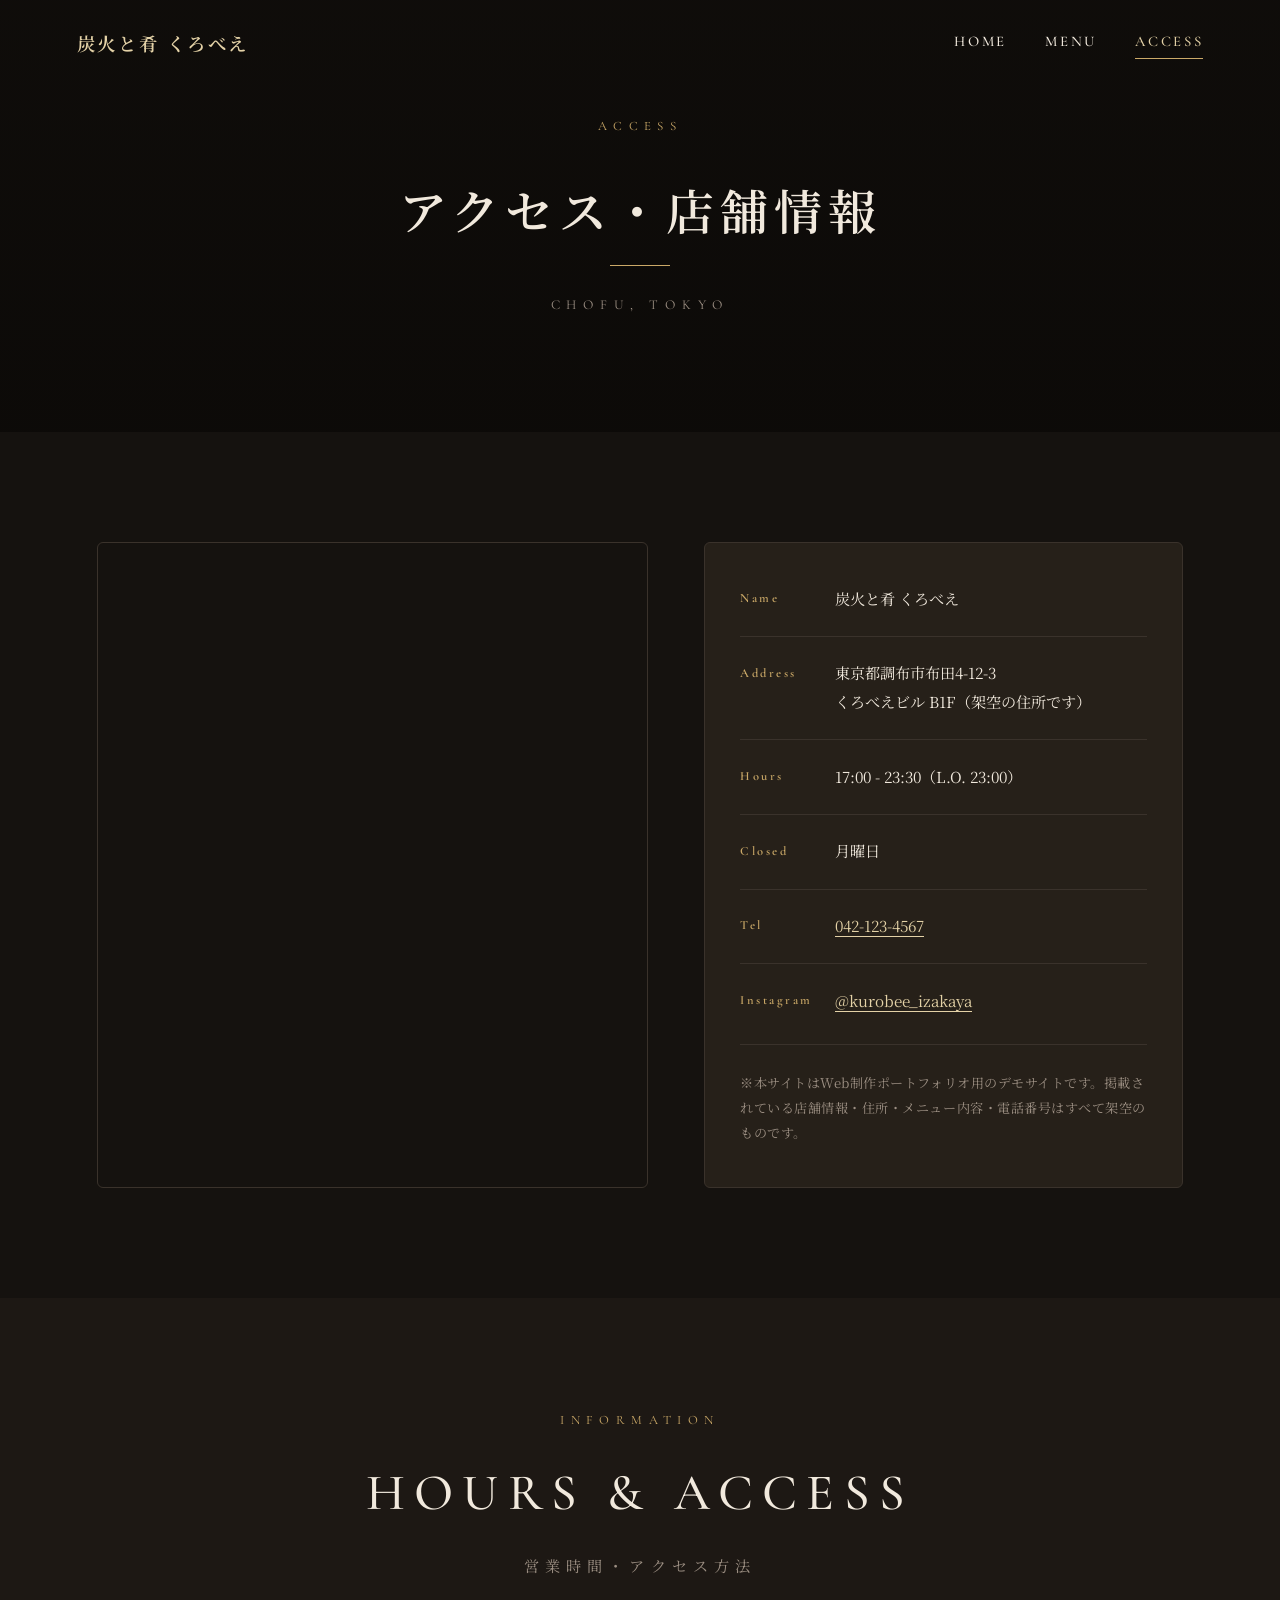
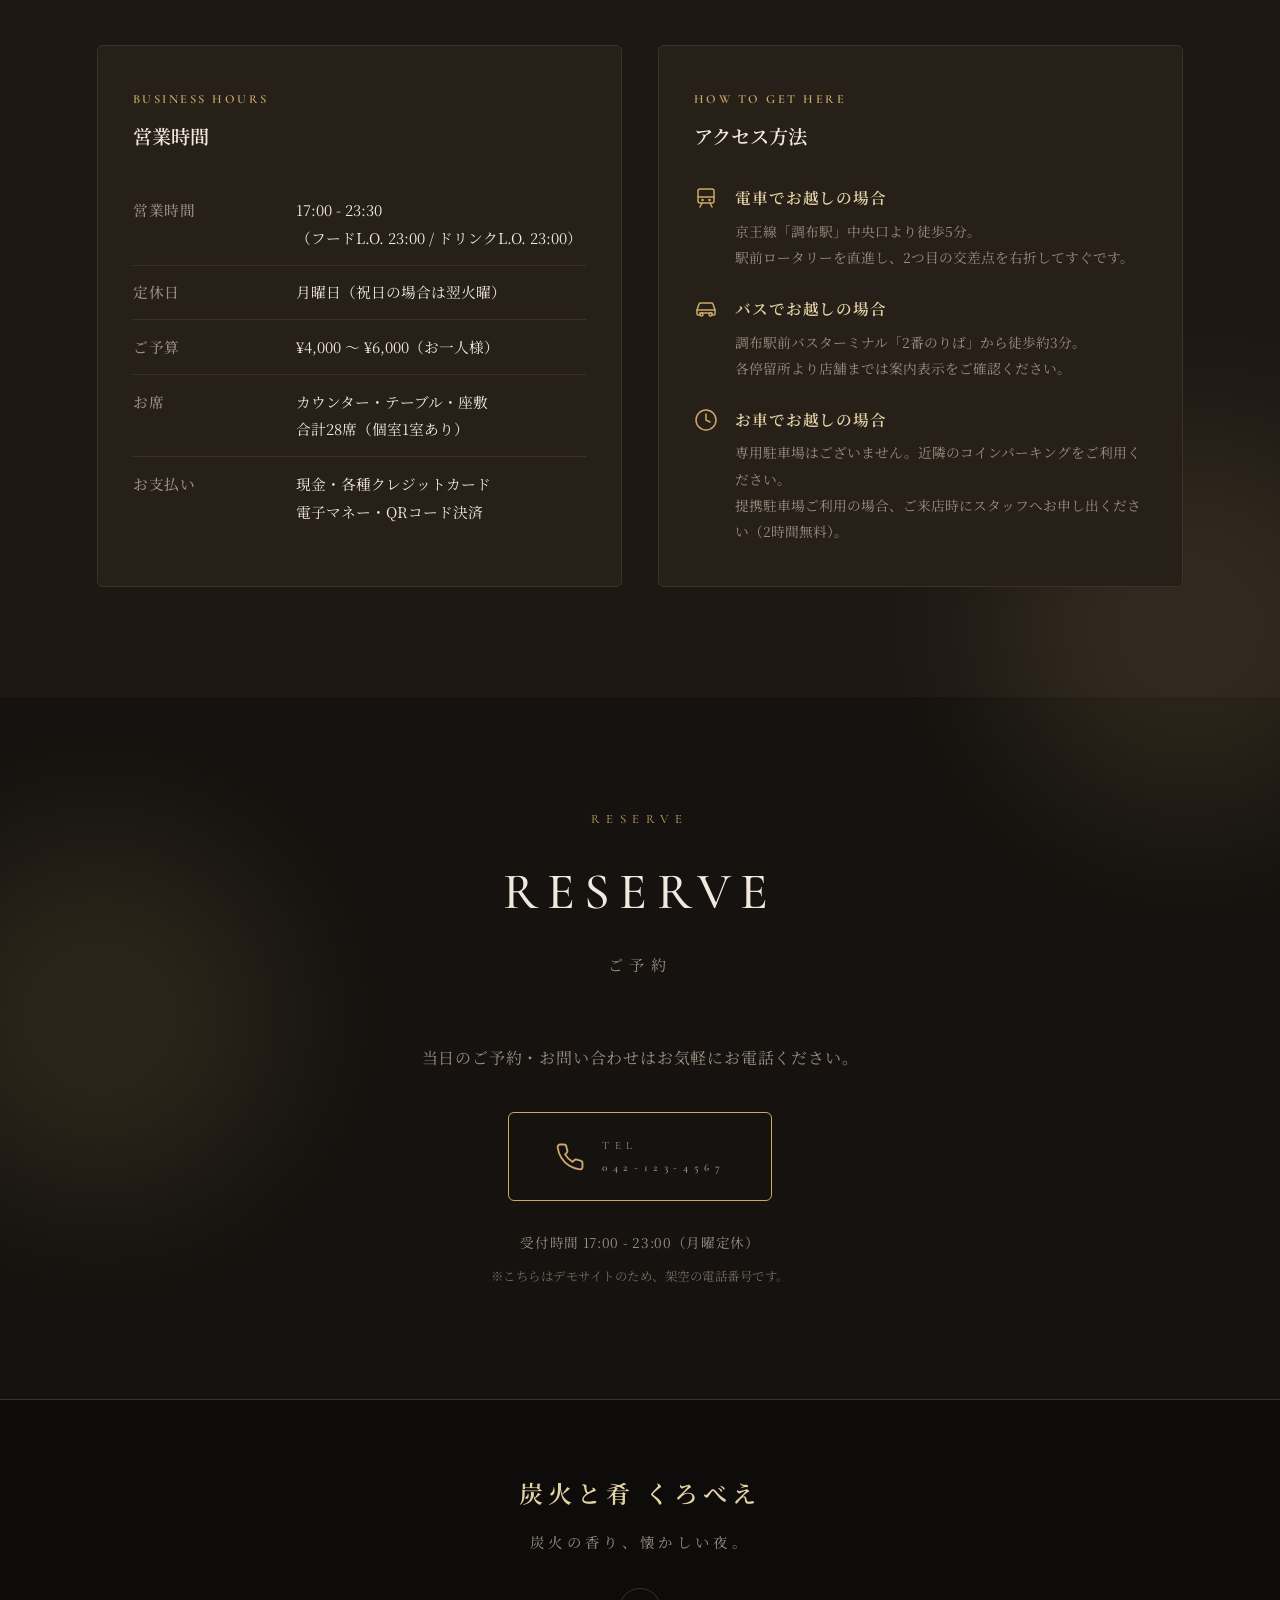
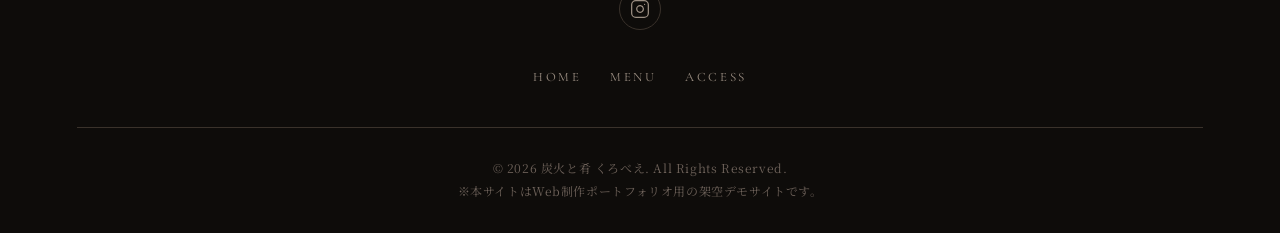
<file: access.html>
<!DOCTYPE html>
<html lang="ja">
<head>
<meta charset="UTF-8">
<meta name="viewport" content="width=device-width, initial-scale=1.0, viewport-fit=cover">
<title>アクセス｜炭火と肴 くろべえ - 調布の居酒屋</title>
<meta name="description" content="炭火と肴 くろべえへのアクセス情報。東京都調布市布田、調布駅から徒歩5分。営業時間は17:00〜23:30（L.O.23:00）、月曜定休。地図・営業時間・来店方法をご案内します。">
<meta name="robots" content="index, follow">

<!-- OGP -->
<meta property="og:type" content="website">
<meta property="og:locale" content="ja_JP">
<meta property="og:title" content="アクセス｜炭火と肴 くろべえ">
<meta property="og:description" content="調布駅から徒歩5分。炭火と肴 くろべえへのアクセス・営業時間のご案内。">
<meta property="og:image" content="https://images.unsplash.com/photo-1608060146923-7b8ab13e22bb?w=1200&q=80&auto=format&fit=crop">
<meta name="twitter:card" content="summary_large_image">

<!-- Google Fonts -->
<link rel="preconnect" href="https://fonts.googleapis.com">
<link rel="preconnect" href="https://fonts.gstatic.com" crossorigin>
<link href="https://fonts.googleapis.com/css2?family=Cormorant+Garamond:ital,wght@0,300;0,400;0,500;0,600;1,400;1,500&family=Noto+Serif+JP:wght@300;400;500;600;700&display=swap" rel="stylesheet">

<link rel="stylesheet" href="css/style.css">
</head>
<body>

<!-- ===== Header / Navigation ===== -->
<header class="header" id="siteHeader">
  <a href="index.html" class="logo">炭火と肴 くろべえ</a>
  <nav class="nav-links" id="navLinks">
    <a href="index.html">HOME</a>
    <a href="menu.html">MENU</a>
    <a href="access.html" class="active" aria-current="page">ACCESS</a>
  </nav>
  <div class="hamburger" id="hamburger" aria-label="メニューを開く" role="button" tabindex="0">
    <span></span><span></span><span></span>
  </div>
</header>

<!-- ===== Page Hero ===== -->
<section class="page-hero" style="background-image:url('https://images.unsplash.com/photo-1608060146923-7b8ab13e22bb?w=1920&q=80&auto=format&fit=crop');">
  <div class="page-hero-content">
    <p class="hero-eyebrow en">Access</p>
    <h1 class="hero-title-jp">アクセス・店舗情報</h1>
    <div class="hero-divider"></div>
    <p class="hero-sub en">Chofu, Tokyo</p>
  </div>
</section>

<!-- ===== Map & Shop Info ===== -->
<section class="section" id="map">
  <div class="access-grid">
    <div class="access-map fade-in">
      <iframe
        src="https://www.google.com/maps?q=Chofu+Station,Tokyo,Japan&output=embed"
        width="100%" height="100%" style="border:0;"
        allowfullscreen="" loading="lazy"
        referrerpolicy="no-referrer-when-downgrade"
        title="炭火と肴 くろべえ 周辺地図（調布）"></iframe>
    </div>
    <div class="access-info fade-in">
      <dl>
        <dt class="en">Name</dt>
        <dd>炭火と肴 くろべえ</dd>
        <hr>
        <dt class="en">Address</dt>
        <dd>東京都調布市布田4-12-3<br>くろべえビル B1F（架空の住所です）</dd>
        <hr>
        <dt class="en">Hours</dt>
        <dd>17:00 - 23:30（L.O. 23:00）</dd>
        <hr>
        <dt class="en">Closed</dt>
        <dd>月曜日</dd>
        <hr>
        <dt class="en">Tel</dt>
        <dd><a href="tel:0421234567">042-123-4567</a></dd>
        <hr>
        <dt class="en">Instagram</dt>
        <dd><a href="https://www.instagram.com/kurobee_izakaya/" target="_blank" rel="noopener noreferrer">@kurobee_izakaya</a></dd>
      </dl>
      <p class="access-note">※本サイトはWeb制作ポートフォリオ用のデモサイトです。掲載されている店舗情報・住所・メニュー内容・電話番号はすべて架空のものです。</p>
    </div>
  </div>
</section>

<!-- ===== Hours / How to get here ===== -->
<section class="section-alt" id="info">
  <div class="section-alt-inner">
    <div class="blob" style="width:380px;height:380px;bottom:-120px;right:-120px;"></div>
    <div class="section-head fade-in">
      <p class="section-eyebrow en">Information</p>
      <h2 class="section-title en">HOURS &amp; ACCESS</h2>
      <p class="section-title-jp">営業時間・アクセス方法</p>
    </div>

    <div class="info-grid">
      <div class="info-card fade-in">
        <div class="info-card-head">
          <span class="en">Business Hours</span>
          <h3>営業時間</h3>
        </div>
        <table class="info-table">
          <tr>
            <th>営業時間</th>
            <td>17:00 - 23:30<br>（フードL.O. 23:00 / ドリンクL.O. 23:00）</td>
          </tr>
          <tr>
            <th>定休日</th>
            <td>月曜日（祝日の場合は翌火曜）</td>
          </tr>
          <tr>
            <th>ご予算</th>
            <td>¥4,000 〜 ¥6,000（お一人様）</td>
          </tr>
          <tr>
            <th>お席</th>
            <td>カウンター・テーブル・座敷<br>合計28席（個室1室あり）</td>
          </tr>
          <tr>
            <th>お支払い</th>
            <td>現金・各種クレジットカード<br>電子マネー・QRコード決済</td>
          </tr>
        </table>
      </div>

      <div class="info-card fade-in">
        <div class="info-card-head">
          <span class="en">How to get here</span>
          <h3>アクセス方法</h3>
        </div>
        <ul class="access-list">
          <li>
            <span class="icon" aria-hidden="true">
              <svg width="24" height="24" viewBox="0 0 24 24" fill="none" stroke="currentColor" stroke-width="1.5" stroke-linecap="round" stroke-linejoin="round"><rect x="4" y="3" width="16" height="14" rx="2"/><path d="M4 11h16"/><path d="M8 17l-2 4"/><path d="M16 17l2 4"/><circle cx="8.5" cy="14" r="0.6" fill="currentColor"/><circle cx="15.5" cy="14" r="0.6" fill="currentColor"/></svg>
            </span>
            <div>
              <strong>電車でお越しの場合</strong>
              <p>京王線「調布駅」中央口より徒歩5分。<br>駅前ロータリーを直進し、2つ目の交差点を右折してすぐです。</p>
            </div>
          </li>
          <li>
            <span class="icon" aria-hidden="true">
              <svg width="24" height="24" viewBox="0 0 24 24" fill="none" stroke="currentColor" stroke-width="1.5" stroke-linecap="round" stroke-linejoin="round"><path d="M3 13l2-6a2 2 0 0 1 2-1h10a2 2 0 0 1 2 1l2 6"/><path d="M3 13h18v4a1 1 0 0 1-1 1h-1a1 1 0 0 1-1-1v-1H6v1a1 1 0 0 1-1 1H4a1 1 0 0 1-1-1z"/><circle cx="7.5" cy="17.5" r="1.5"/><circle cx="16.5" cy="17.5" r="1.5"/></svg>
            </span>
            <div>
              <strong>バスでお越しの場合</strong>
              <p>調布駅前バスターミナル「2番のりば」から徒歩約3分。<br>各停留所より店舗までは案内表示をご確認ください。</p>
            </div>
          </li>
          <li>
            <span class="icon" aria-hidden="true">
              <svg width="24" height="24" viewBox="0 0 24 24" fill="none" stroke="currentColor" stroke-width="1.5" stroke-linecap="round" stroke-linejoin="round"><circle cx="12" cy="12" r="10"/><path d="M12 6v6l4 2"/></svg>
            </span>
            <div>
              <strong>お車でお越しの場合</strong>
              <p>専用駐車場はございません。近隣のコインパーキングをご利用ください。<br>提携駐車場ご利用の場合、ご来店時にスタッフへお申し出ください（2時間無料）。</p>
            </div>
          </li>
        </ul>
      </div>
    </div>
  </div>
</section>

<!-- ===== Reserve ===== -->
<section class="section" id="reserve">
  <div class="blob" style="width:360px;height:360px;top:20%;left:-100px;"></div>
  <div class="section-head fade-in">
    <p class="section-eyebrow en">Reserve</p>
    <h2 class="section-title en">RESERVE</h2>
    <p class="section-title-jp">ご予約</p>
  </div>
  <div class="reserve-box fade-in">
    <p class="reserve-text">当日のご予約・お問い合わせはお気軽にお電話ください。</p>
    <a class="reserve-btn" href="tel:0421234567">
      <svg width="30" height="30" viewBox="0 0 24 24" fill="none" stroke="currentColor" stroke-width="1.5" stroke-linecap="round" stroke-linejoin="round"><path d="M22 16.92v3a2 2 0 0 1-2.18 2 19.79 19.79 0 0 1-8.63-3.07 19.5 19.5 0 0 1-6-6 19.79 19.79 0 0 1-3.07-8.67A2 2 0 0 1 4.11 2h3a2 2 0 0 1 2 1.72 12.84 12.84 0 0 0 .7 2.81 2 2 0 0 1-.45 2.11L8.09 9.91a16 16 0 0 0 6 6l1.27-1.27a2 2 0 0 1 2.11-.45 12.84 12.84 0 0 0 2.81.7A2 2 0 0 1 22 16.92z"/></svg>
      <span class="reserve-btn-text">
        <span class="en">TEL</span>
        <span class="reserve-number en">042-123-4567</span>
      </span>
    </a>
    <p class="reserve-hours">受付時間 17:00 - 23:00（月曜定休）</p>
    <p class="reserve-note">※こちらはデモサイトのため、架空の電話番号です。</p>
  </div>
</section>

<!-- ===== Footer ===== -->
<footer class="footer">
  <p class="footer-logo">炭火と肴 くろべえ</p>
  <p class="footer-tagline">炭火の香り、懐かしい夜。</p>
  <div class="footer-social">
    <a href="https://www.instagram.com/kurobee_izakaya/" target="_blank" rel="noopener noreferrer" aria-label="Instagram">
      <svg width="20" height="20" viewBox="0 0 24 24" fill="none" stroke="currentColor" stroke-width="1.5" stroke-linecap="round" stroke-linejoin="round"><rect x="2" y="2" width="20" height="20" rx="5"/><path d="M16 11.37A4 4 0 1 1 12.63 8 4 4 0 0 1 16 11.37z"/><line x1="17.5" y1="6.5" x2="17.51" y2="6.5"/></svg>
    </a>
  </div>
  <nav class="footer-nav">
    <a href="index.html">HOME</a>
    <a href="menu.html">MENU</a>
    <a href="access.html">ACCESS</a>
  </nav>
  <div class="footer-bottom">
    <p>&copy; 2026 炭火と肴 くろべえ. All Rights Reserved.</p>
    <p>※本サイトはWeb制作ポートフォリオ用の架空デモサイトです。</p>
  </div>
</footer>

<script src="js/main.js"></script>
</body>
</html>
</file>
<file: css/style.css>
:root{
  --color-bg:#15120F;
  --color-bg-alt:#1D1814;
  --color-card:#262019;
  --color-gold:#CBA968;
  --color-gold-soft:#E4D2A7;
  --color-text:#F1E9DD;
  --color-text-soft:#9C8F83;
  --color-border:#3A322B;
  --font-en:'Cormorant Garamond', serif;
  --font-jp:'Noto Serif JP', serif;
}

*{margin:0;padding:0;box-sizing:border-box;}
html{scroll-behavior:smooth;scroll-padding-top:76px;}
body{
  font-family:var(--font-jp);
  color:var(--color-text);
  background:var(--color-bg);
  line-height:1.9;
  overflow-x:hidden;
  -webkit-font-smoothing:antialiased;
}
img{max-width:100%;display:block;}
a{text-decoration:none;color:inherit;}
ul{list-style:none;}
button{font-family:inherit;}
.en{font-family:var(--font-en);}

/* ===== Fade-in on scroll ===== */
.fade-in{
  opacity:0;
  transform:translateY(32px);
  transition:opacity 0.9s cubic-bezier(.25,.1,.25,1), transform 0.9s cubic-bezier(.25,.1,.25,1);
}
.fade-in.visible{opacity:1;transform:translateY(0);}
.dedication-grid .fade-in:nth-child(2),.menu-grid .fade-in:nth-child(2),.gallery-grid .fade-in:nth-child(2),.info-grid .fade-in:nth-child(2){transition-delay:.12s;}
.dedication-grid .fade-in:nth-child(3),.menu-grid .fade-in:nth-child(3),.gallery-grid .fade-in:nth-child(3){transition-delay:.24s;}
.menu-grid .fade-in:nth-child(4){transition-delay:.36s;}
.menu-grid .fade-in:nth-child(5){transition-delay:.48s;}

/* ===== Header / Nav ===== */
.header{
  position:fixed;top:0;left:0;width:100%;z-index:1000;
  display:flex;align-items:center;justify-content:space-between;
  padding:26px 6%;
  transition:background .4s ease, padding .4s ease, border-color .4s ease;
  background:transparent;
  border-bottom:1px solid transparent;
}
.header.scrolled{
  background:rgba(21,18,15,.92);
  backdrop-filter:blur(10px);
  -webkit-backdrop-filter:blur(10px);
  border-bottom:1px solid var(--color-border);
  padding:16px 6%;
}
.logo{
  font-family:var(--font-jp);
  font-size:1.15rem;font-weight:600;letter-spacing:.14em;
  color:var(--color-gold-soft);
}
.nav-links{display:flex;gap:2.4rem;align-items:center;}
.nav-links a{
  font-family:var(--font-en);font-size:.92rem;font-weight:500;
  letter-spacing:.18em;color:var(--color-text);position:relative;padding-bottom:4px;
  transition:color .3s ease;
}
.nav-links a::after{
  content:'';position:absolute;left:0;bottom:0;width:0;height:1px;
  background:var(--color-gold);transition:width .35s ease;
}
.nav-links a:hover{color:var(--color-gold-soft);}
.nav-links a:hover::after{width:100%;}
.nav-links a.active{color:var(--color-gold-soft);}
.nav-links a.active::after{width:100%;}

.hamburger{display:none;flex-direction:column;gap:5px;cursor:pointer;z-index:1100;padding:6px;}
.hamburger span{display:block;width:26px;height:2px;background:var(--color-gold-soft);transition:all .35s ease;}
.hamburger.active span:nth-child(1){transform:translateY(7px) rotate(45deg);}
.hamburger.active span:nth-child(2){opacity:0;}
.hamburger.active span:nth-child(3){transform:translateY(-7px) rotate(-45deg);}

/* ===== Hero (top page) ===== */
.hero{
  height:100vh;min-height:600px;position:relative;
  display:flex;align-items:center;justify-content:center;text-align:center;
  background:url('https://images.unsplash.com/photo-1774014045710-0f26895aa4cd?w=1920&q=80&auto=format&fit=crop') center/cover no-repeat;
}
.hero::before{
  content:'';position:absolute;inset:0;
  background:linear-gradient(180deg, rgba(10,8,6,.55) 0%, rgba(10,8,6,.65) 55%, rgba(10,8,6,.85) 100%);
}
.hero-content{position:relative;z-index:2;color:var(--color-text);padding:0 24px;}
.hero-eyebrow{
  font-family:var(--font-en);font-size:.8rem;letter-spacing:.5em;
  text-transform:uppercase;color:var(--color-gold);margin-bottom:1.6rem;
}
.hero-title-jp{
  font-size:clamp(1.9rem, 8vw, 3.6rem);font-weight:600;
  letter-spacing:.12em;margin-bottom:1.6rem;color:var(--color-text);
}
.hero-divider{width:60px;height:1px;background:var(--color-gold);margin:0 auto 1.6rem;}
.hero-catch{
  font-size:clamp(1.05rem, 3.4vw, 1.5rem);font-weight:500;
  letter-spacing:.16em;margin-bottom:2.4rem;color:var(--color-gold-soft);
}
.hero-sub{
  font-family:var(--font-en);font-size:.85rem;letter-spacing:.5em;
  text-transform:uppercase;color:var(--color-text-soft);
}
.scroll-indicator{
  position:absolute;bottom:36px;left:50%;transform:translateX(-50%);
  z-index:2;color:var(--color-gold);display:flex;flex-direction:column;align-items:center;gap:8px;
  animation:bounce 2.6s ease-in-out infinite;
}
.scroll-indicator span{
  font-family:var(--font-en);font-size:.7rem;letter-spacing:.4em;text-transform:uppercase;opacity:.85;
}
.scroll-indicator .line{width:1px;height:42px;background:rgba(203,169,104,.5);}
@keyframes bounce{
  0%,100%{transform:translate(-50%,0);}
  50%{transform:translate(-50%,10px);}
}

/* ===== Page Hero (sub pages) ===== */
.page-hero{
  height:48vh;min-height:320px;position:relative;
  display:flex;align-items:center;justify-content:center;text-align:center;
  background-size:cover;background-position:center;background-repeat:no-repeat;
}
.page-hero::before{
  content:'';position:absolute;inset:0;
  background:linear-gradient(180deg, rgba(10,8,6,.55) 0%, rgba(10,8,6,.78) 100%);
}
.page-hero-content{position:relative;z-index:2;color:var(--color-text);padding:0 24px;}
.page-hero .hero-title-jp{font-size:clamp(1.7rem, 7vw, 3rem);margin-bottom:.6rem;}

/* ===== Section common ===== */
.section{padding:110px 6%;max-width:1240px;margin:0 auto;position:relative;}
.section-alt{background:var(--color-bg-alt);}
.section-alt-inner{padding:110px 6%;max-width:1240px;margin:0 auto;position:relative;}
.section-head{text-align:center;margin-bottom:4rem;position:relative;z-index:1;}
.section-eyebrow{
  font-family:var(--font-en);font-size:.8rem;letter-spacing:.5em;
  text-transform:uppercase;color:var(--color-gold);margin-bottom:.8rem;
}
.section-title{
  font-family:var(--font-en);font-weight:500;
  font-size:clamp(2.2rem, 6vw, 3.2rem);letter-spacing:.18em;color:var(--color-text);
}
.section-title-jp{
  margin-top:.6rem;font-size:.95rem;letter-spacing:.4em;color:var(--color-text-soft);
}
.section-lead{
  text-align:center;max-width:640px;margin:-2.2rem auto 4rem;position:relative;z-index:1;
  font-size:.95rem;color:var(--color-text-soft);letter-spacing:.04em;
}

/* decorative blobs */
.blob{position:absolute;border-radius:50%;filter:blur(70px);opacity:.12;z-index:0;pointer-events:none;background:var(--color-gold);}

/* ===== Dedication (Kodawari) ===== */
.dedication-grid{display:grid;grid-template-columns:repeat(3,1fr);gap:2.2rem;position:relative;z-index:1;}
.dedication-card{
  background:var(--color-card);border:1px solid var(--color-border);border-radius:6px;overflow:hidden;
  transition:transform .4s ease, border-color .4s ease;
}
.dedication-card:hover{transform:translateY(-8px);border-color:var(--color-gold);}
.dedication-img{aspect-ratio:4/3;overflow:hidden;}
.dedication-img img{width:100%;height:100%;object-fit:cover;filter:brightness(.9);transition:transform .6s ease;}
.dedication-card:hover .dedication-img img{transform:scale(1.08);}
.dedication-body{padding:2rem 1.8rem;}
.dedication-num{font-family:var(--font-en);font-size:1.1rem;color:var(--color-gold);letter-spacing:.2em;display:block;margin-bottom:.8rem;}
.dedication-title{font-size:1.25rem;font-weight:600;}
.dedication-title .en{
  display:block;font-family:var(--font-en);font-size:.78rem;letter-spacing:.2em;
  color:var(--color-text-soft);text-transform:uppercase;margin-top:.35rem;font-weight:500;
}
.dedication-text{margin-top:1rem;font-size:.9rem;color:var(--color-text-soft);line-height:1.95;}

/* ===== Menu ===== */
.menu-tabs{display:flex;justify-content:center;gap:1rem;margin-bottom:3.5rem;flex-wrap:wrap;position:relative;z-index:1;}
.tab-btn{
  font-family:var(--font-en);letter-spacing:.28em;font-size:.85rem;font-weight:600;
  padding:13px 38px;border:1px solid var(--color-gold);border-radius:4px;
  background:transparent;color:var(--color-gold-soft);cursor:pointer;
  transition:background .3s ease, color .3s ease;
}
.tab-btn.active,.tab-btn:hover{background:var(--color-gold);color:#15120F;}

.menu-content{display:none;}
.menu-content.active{display:block;animation:fadeInTab .6s ease;}
@keyframes fadeInTab{from{opacity:0;transform:translateY(12px);}to{opacity:1;transform:translateY(0);}}

.menu-grid{display:grid;grid-template-columns:repeat(auto-fit, minmax(230px,1fr));gap:2.2rem;}
.menu-item{
  background:var(--color-card);border:1px solid var(--color-border);border-radius:6px;overflow:hidden;
  transition:transform .35s ease, border-color .35s ease;
}
.menu-item:hover{transform:translateY(-8px);border-color:var(--color-gold);}
.menu-item-img{aspect-ratio:4/3;overflow:hidden;}
.menu-item-img img{width:100%;height:100%;object-fit:cover;filter:brightness(.92);transition:transform .6s ease;}
.menu-item:hover .menu-item-img img{transform:scale(1.08);}
.menu-item-info{padding:1.3rem 1.5rem 1.5rem;}
.menu-item-info h4{font-size:1.05rem;font-weight:600;letter-spacing:.04em;color:var(--color-text);}
.menu-item-info .item-en{
  display:block;font-family:var(--font-en);font-size:.78rem;letter-spacing:.14em;
  color:var(--color-text-soft);margin-top:.25rem;text-transform:uppercase;
}
.menu-item-info .price{
  display:block;margin-top:.7rem;font-family:var(--font-en);font-size:1.3rem;
  font-weight:600;letter-spacing:.05em;color:var(--color-gold);
}

/* ===== Buttons / CTA ===== */
.btn-outline{
  display:inline-block;font-family:var(--font-en);letter-spacing:.28em;font-size:.85rem;font-weight:600;
  padding:16px 42px;border:1px solid var(--color-gold);border-radius:4px;
  color:var(--color-gold-soft);background:transparent;cursor:pointer;
  transition:background .3s ease, color .3s ease;
}
.btn-outline:hover{background:var(--color-gold);color:#15120F;}
.section-cta{text-align:center;margin-top:3.5rem;position:relative;z-index:1;}

/* ===== Gallery ===== */
.gallery-grid{display:grid;grid-template-columns:repeat(3,1fr);gap:1.2rem;position:relative;z-index:1;}
.gallery-item{aspect-ratio:1/1;overflow:hidden;border-radius:6px;border:1px solid var(--color-border);}
.gallery-item img{width:100%;height:100%;object-fit:cover;filter:brightness(.92);transition:transform .7s ease;}
.gallery-item:hover img{transform:scale(1.12);}

/* ===== Access ===== */
.access-grid{display:grid;grid-template-columns:1.15fr 1fr;gap:3.5rem;position:relative;z-index:1;}
.access-map{border-radius:6px;overflow:hidden;border:1px solid var(--color-border);min-height:380px;}
.access-map iframe{
  width:100%;height:100%;min-height:380px;border:0;display:block;
  filter:grayscale(35%) invert(90%) contrast(85%) brightness(95%);
}
.access-info{
  background:var(--color-card);border:1px solid var(--color-border);border-radius:6px;padding:2.6rem 2.2rem;
}
.access-info dl{display:grid;grid-template-columns:auto 1fr;gap:1.2rem 1.4rem;}
.access-info dt{
  font-family:var(--font-en);font-size:.78rem;letter-spacing:.2em;
  color:var(--color-gold);font-weight:600;white-space:nowrap;padding-top:.15rem;
}
.access-info dd{font-size:.95rem;color:var(--color-text);}
.access-info dd a{color:var(--color-gold-soft);border-bottom:1px solid var(--color-gold-soft);}
.access-info hr{border:none;border-top:1px solid var(--color-border);grid-column:1/-1;margin:.2rem 0;}
.access-note{
  margin-top:1.8rem;padding-top:1.6rem;border-top:1px solid var(--color-border);
  font-size:.82rem;color:var(--color-text-soft);letter-spacing:.04em;line-height:1.9;
}

/* ===== Info grid (Hours / How to get here) ===== */
.info-grid{display:grid;grid-template-columns:repeat(2,1fr);gap:2.2rem;position:relative;z-index:1;}
.info-card{background:var(--color-card);border:1px solid var(--color-border);border-radius:6px;padding:2.6rem 2.2rem;}
.info-card-head{margin-bottom:1.8rem;}
.info-card-head .en{
  display:block;font-family:var(--font-en);font-size:.78rem;letter-spacing:.2em;
  color:var(--color-gold);text-transform:uppercase;margin-bottom:.4rem;font-weight:600;
}
.info-card-head h3{font-size:1.2rem;font-weight:600;color:var(--color-text);}
.info-table{width:100%;border-collapse:collapse;font-size:.92rem;}
.info-table th,.info-table td{padding:.8rem 0;text-align:left;border-bottom:1px solid var(--color-border);vertical-align:top;}
.info-table th{color:var(--color-text-soft);font-weight:500;width:36%;letter-spacing:.04em;}
.info-table td{color:var(--color-text);}
.info-table tr:last-child th,.info-table tr:last-child td{border-bottom:none;}
.access-list{display:flex;flex-direction:column;gap:1.5rem;}
.access-list li{display:flex;gap:1.1rem;align-items:flex-start;}
.access-list .icon{flex-shrink:0;color:var(--color-gold);margin-top:.2rem;}
.access-list strong{display:block;margin-bottom:.3rem;color:var(--color-gold-soft);letter-spacing:.05em;font-weight:600;font-size:.98rem;}
.access-list p{font-size:.86rem;color:var(--color-text-soft);}

/* ===== Reserve ===== */
.reserve-box{text-align:center;position:relative;z-index:1;}
.reserve-text{margin-bottom:2.4rem;font-size:1rem;color:var(--color-text-soft);letter-spacing:.05em;}
.reserve-btn{
  display:inline-flex;align-items:center;gap:1.1rem;
  padding:22px 46px;border:1px solid var(--color-gold);border-radius:6px;
  transition:background .3s ease, color .3s ease;color:var(--color-text);
}
.reserve-btn:hover{background:var(--color-gold);color:#15120F;}
.reserve-btn svg{flex-shrink:0;color:var(--color-gold);transition:color .3s ease;}
.reserve-btn:hover svg{color:#15120F;}
.reserve-btn-text{display:flex;flex-direction:column;align-items:flex-start;text-align:left;}
.reserve-btn-text .en{font-size:.7rem;letter-spacing:.5em;color:var(--color-text-soft);transition:color .3s ease;}
.reserve-btn:hover .reserve-btn-text .en{color:#15120F;opacity:.7;}
.reserve-number{font-family:var(--font-en);font-size:1.9rem;font-weight:600;letter-spacing:.06em;}
.reserve-hours{margin-top:1.8rem;font-size:.85rem;color:var(--color-text-soft);letter-spacing:.05em;}
.reserve-note{margin-top:.6rem;font-size:.78rem;color:var(--color-text-soft);opacity:.7;letter-spacing:.04em;}

/* ===== Footer ===== */
.footer{background:#0E0C0A;color:var(--color-text-soft);padding:70px 6% 30px;text-align:center;border-top:1px solid var(--color-border);}
.footer-logo{font-family:var(--font-jp);font-size:1.5rem;letter-spacing:.2em;font-weight:600;color:var(--color-gold-soft);margin-bottom:.8rem;}
.footer-tagline{font-size:.9rem;letter-spacing:.3em;color:var(--color-text-soft);margin-bottom:2rem;}
.footer-social{display:flex;justify-content:center;margin-bottom:2.2rem;}
.footer-social a{
  width:42px;height:42px;border:1px solid var(--color-border);border-radius:50%;
  display:flex;align-items:center;justify-content:center;color:var(--color-text-soft);
  transition:background .3s ease, border-color .3s ease, color .3s ease;
}
.footer-social a:hover{background:var(--color-gold);border-color:var(--color-gold);color:#15120F;}
.footer-nav{
  display:flex;justify-content:center;flex-wrap:wrap;gap:1.8rem;
  margin-bottom:2.4rem;font-family:var(--font-en);font-size:.8rem;letter-spacing:.2em;
}
.footer-nav a{color:var(--color-text-soft);transition:color .3s ease;}
.footer-nav a:hover{color:var(--color-gold-soft);}
.footer-bottom{
  border-top:1px solid var(--color-border);padding-top:1.8rem;font-size:.75rem;
  letter-spacing:.05em;color:#6E625A;line-height:1.9;
}

/* ===== Mobile ===== */
@media(max-width:860px){
  .access-grid{grid-template-columns:1fr;gap:2.5rem;}
  .access-map{min-height:300px;}
  .access-map iframe{min-height:300px;}
  .info-grid{grid-template-columns:1fr;gap:2rem;}
}

@media(max-width:768px){
  .hamburger{display:flex;}
  .nav-links{
    position:fixed;top:0;right:-100%;width:72%;max-width:320px;height:100vh;
    background:var(--color-bg-alt);flex-direction:column;justify-content:center;
    align-items:flex-start;gap:2.4rem;padding:0 3rem;
    transition:right .45s cubic-bezier(.4,0,.2,1);
    box-shadow:-10px 0 40px rgba(0,0,0,.35);z-index:1050;
    border-left:1px solid var(--color-border);
  }
  .nav-links.active{right:0;}
  .nav-links a{font-size:1.05rem;}
  .section,.section-alt-inner{padding:80px 6%;}
  .dedication-grid{grid-template-columns:1fr;}
  .section-lead{margin-top:-1.4rem;}
}

@media(max-width:540px){
  .gallery-grid{gap:.6rem;}
  .access-info{padding:2rem 1.4rem;}
  .access-info dl{grid-template-columns:1fr;gap:.2rem 0;}
  .access-info dt{margin-top:1rem;}
  .access-info dt:first-child{margin-top:0;}
  .access-info hr{display:none;}
  .info-card{padding:2rem 1.4rem;}
  .reserve-btn{padding:18px 28px;gap:.8rem;}
  .reserve-number{font-size:1.5rem;}
}
</file>
